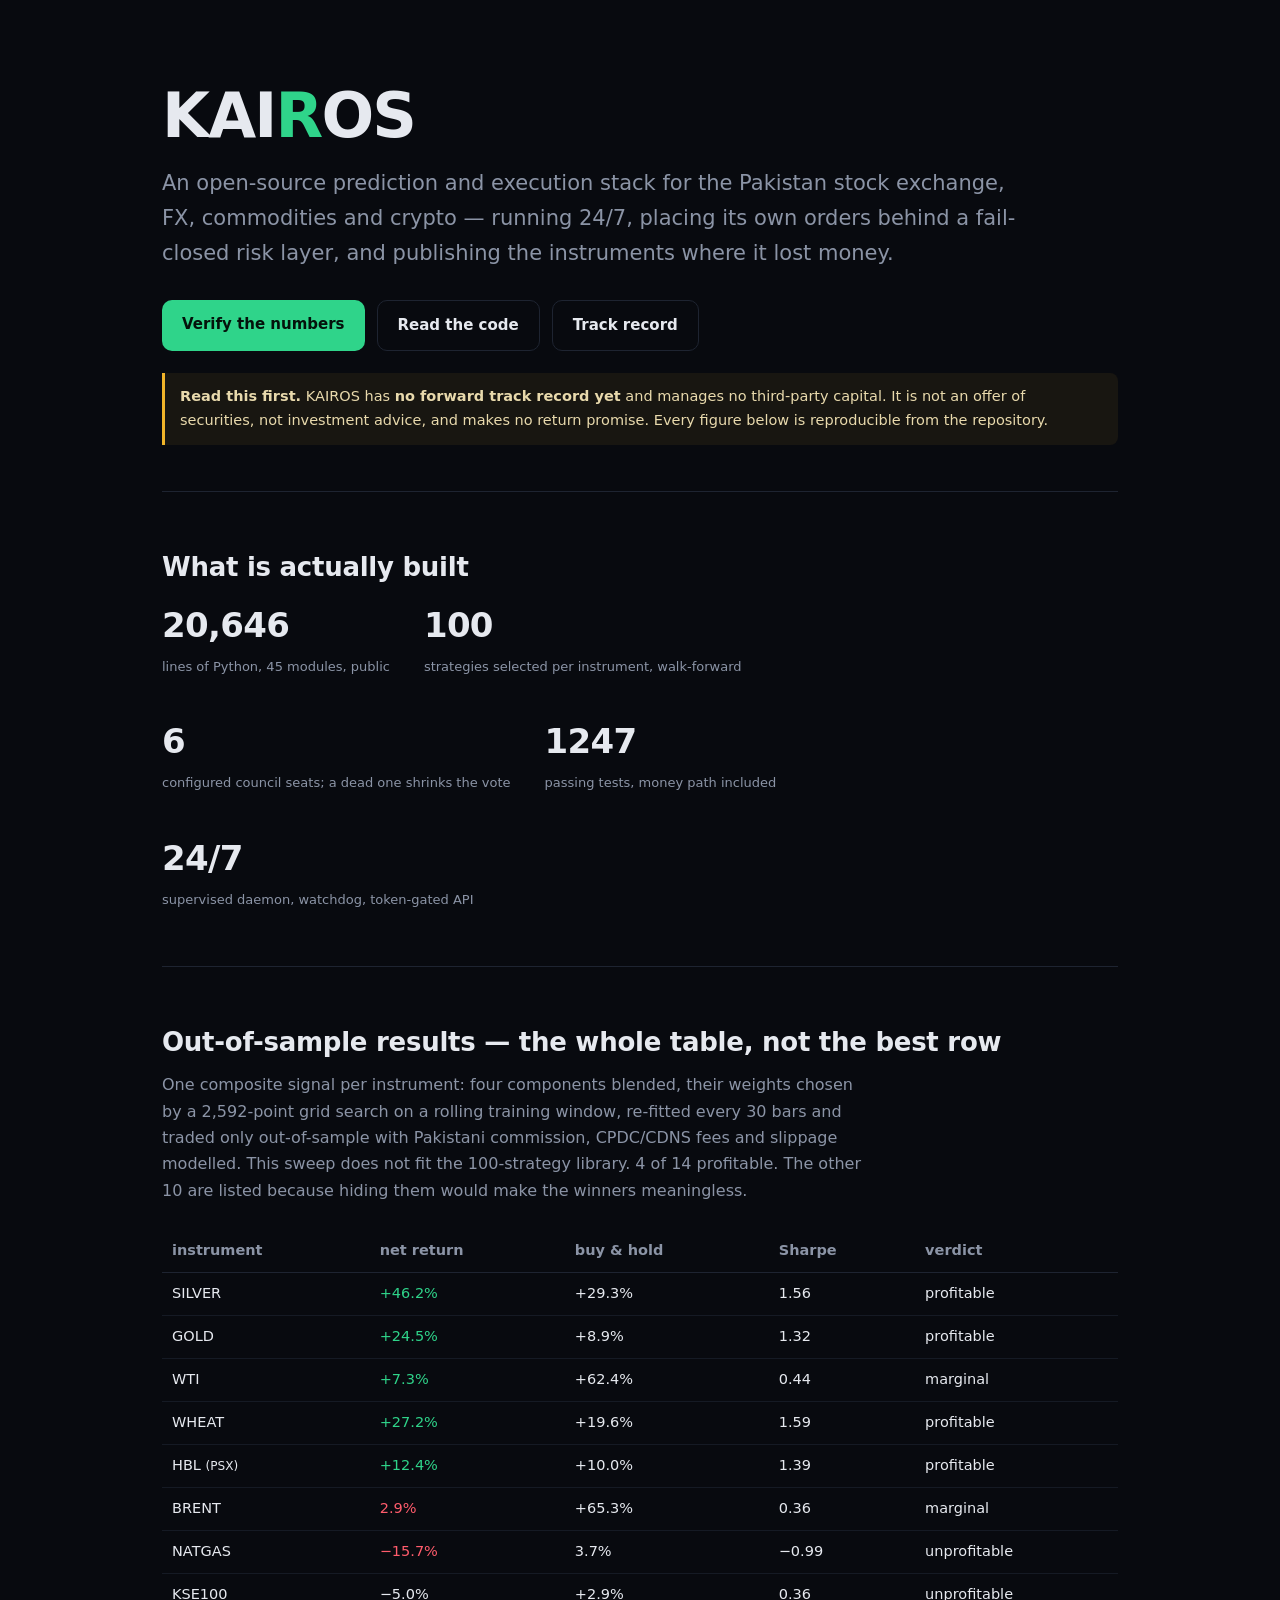
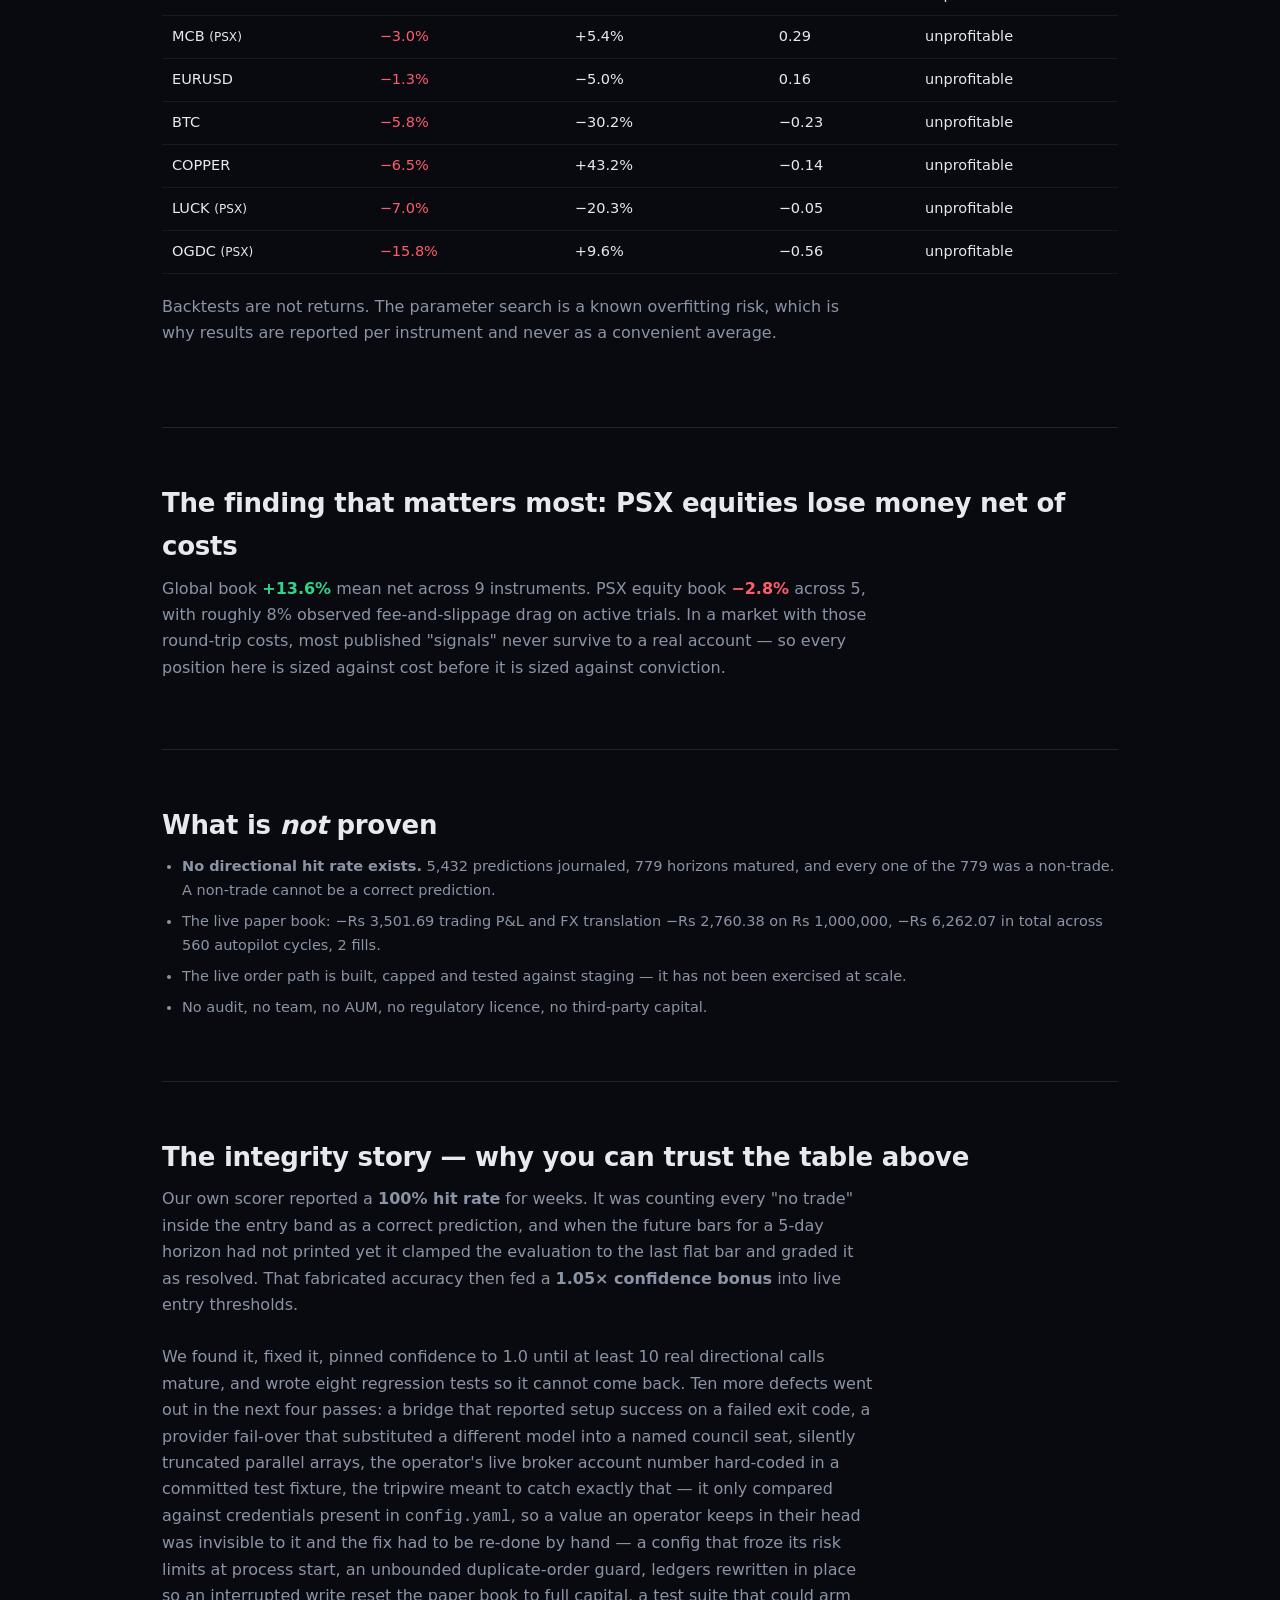
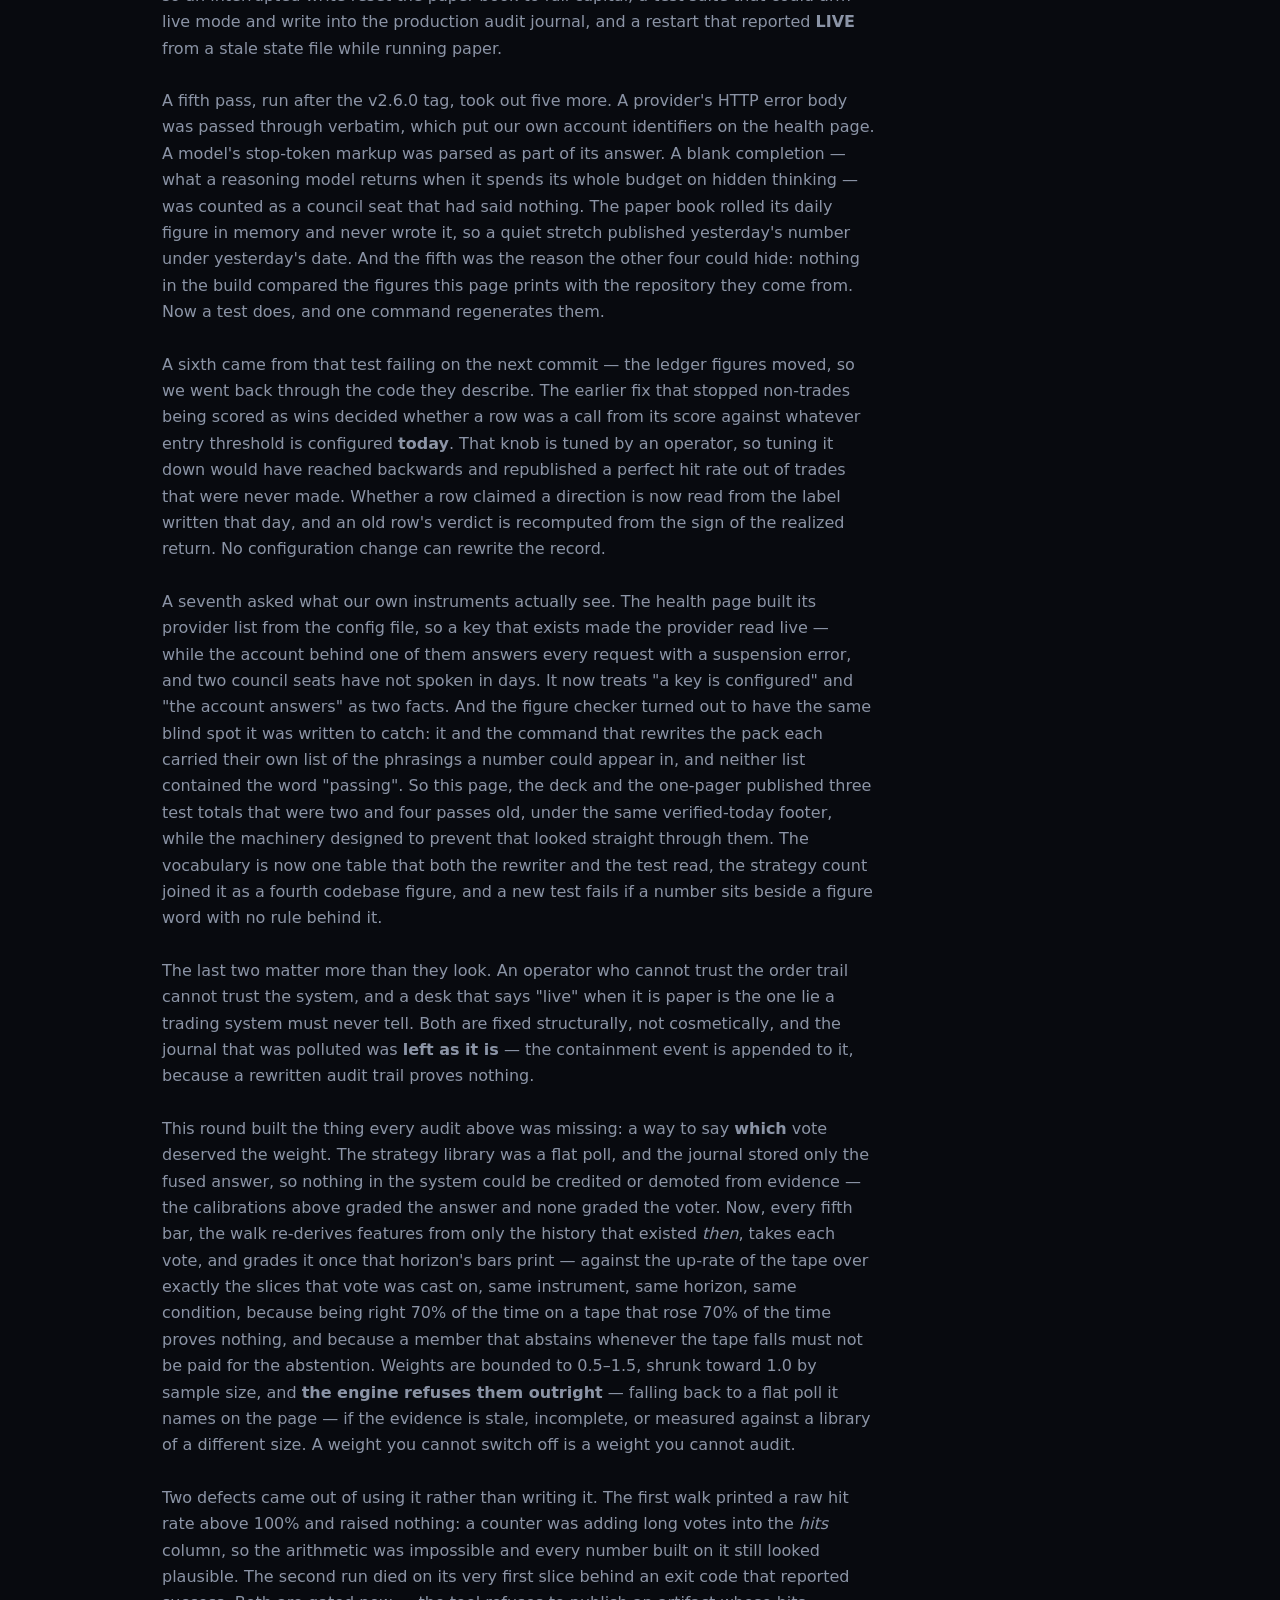
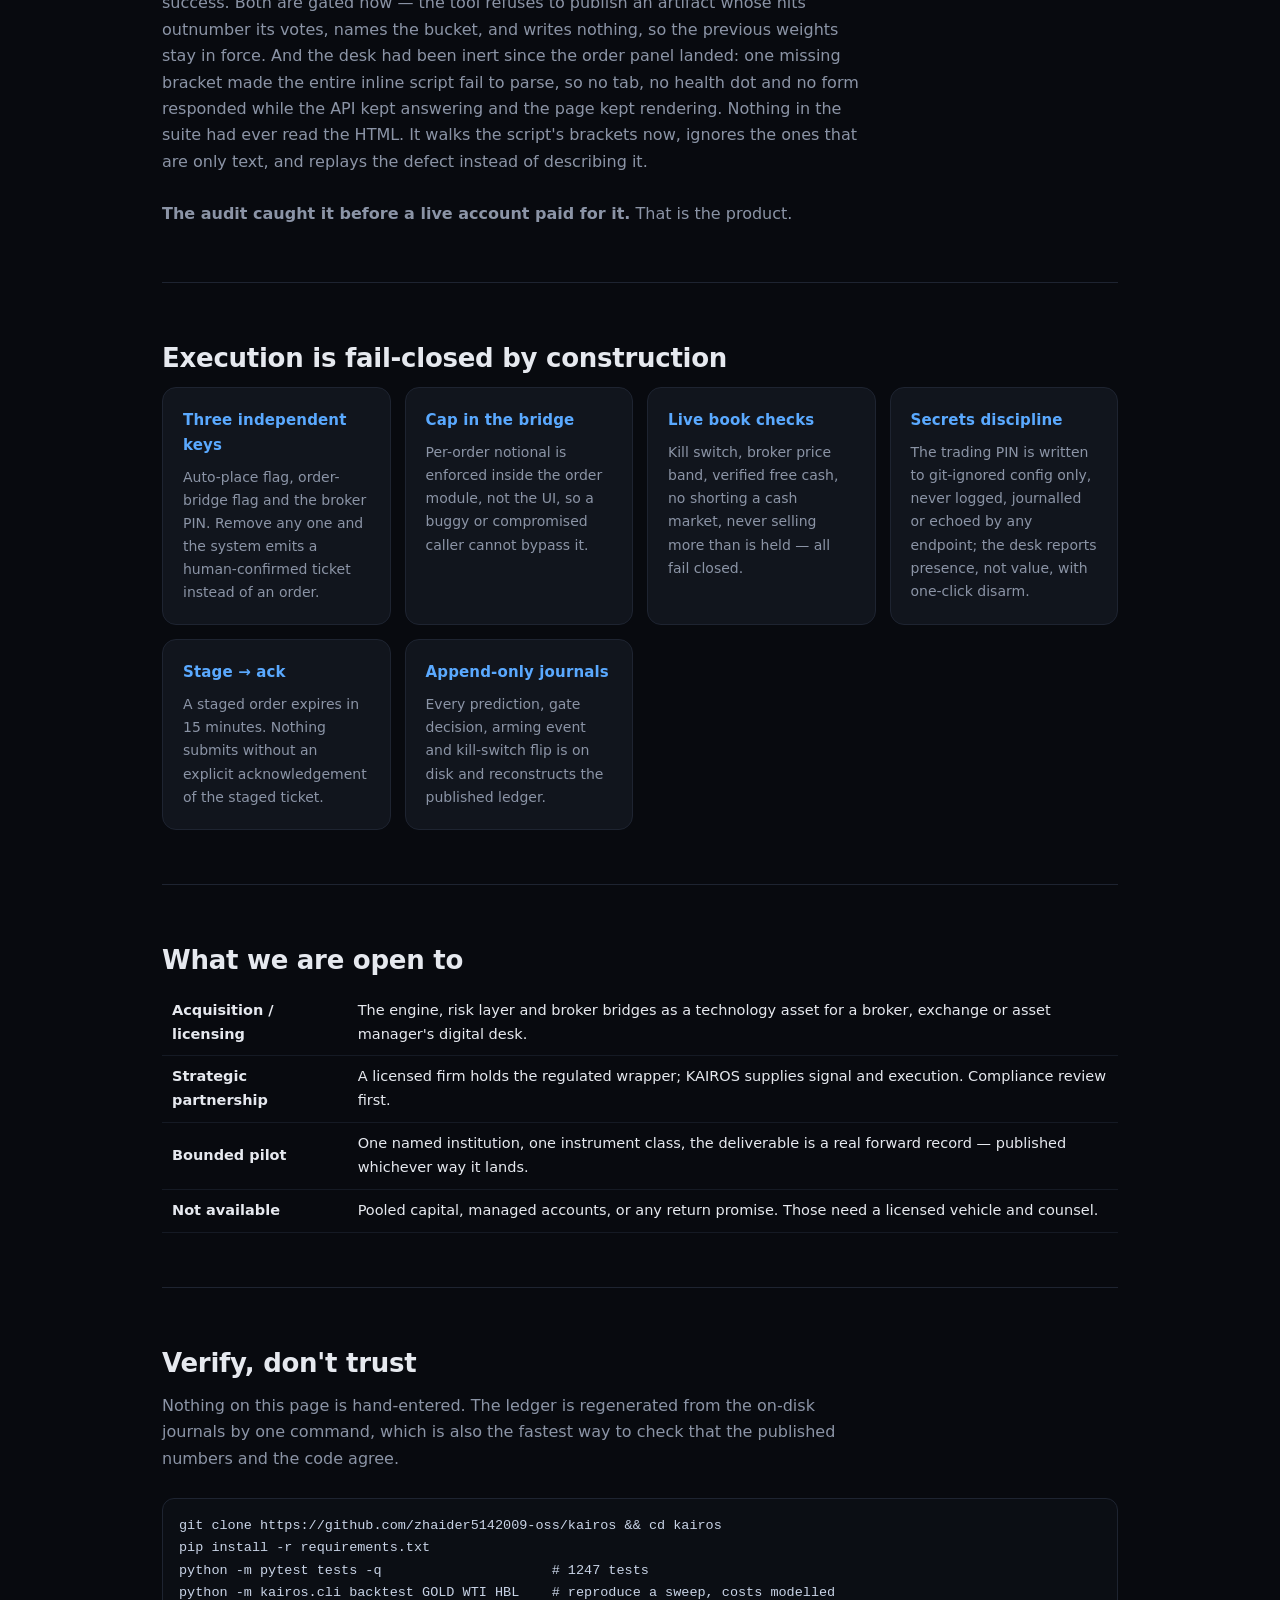
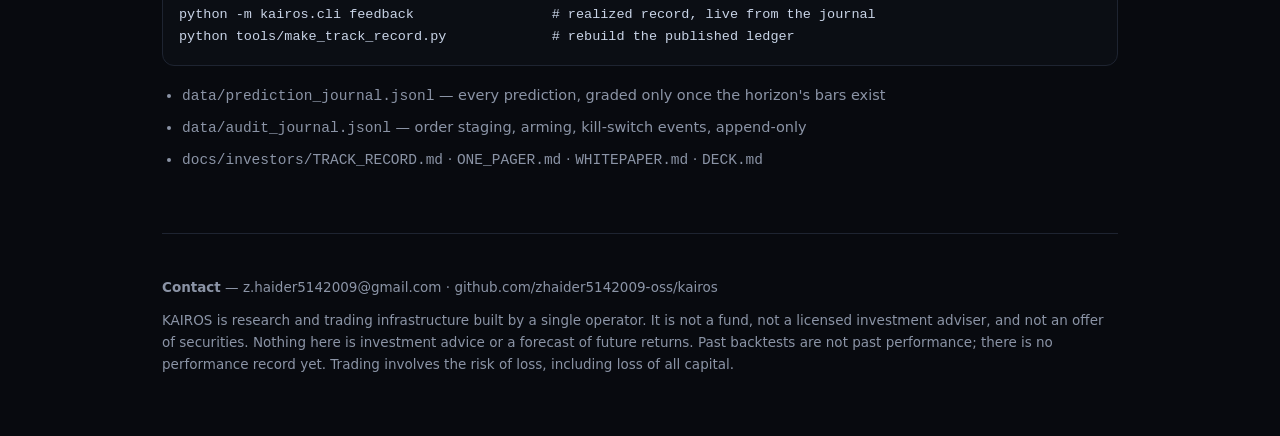
<file: docs/investors/landing.html>
<!DOCTYPE html>
<html lang="en">
<head>
<meta charset="utf-8">
<meta name="viewport" content="width=device-width, initial-scale=1">
<title>KAIROS — autonomous prediction & execution for Pakistan and global markets</title>
<meta name="description" content="Open-source systematic trading stack for PSX, FX, commodities and crypto. Walk-forward validated, fail-closed execution, published losses. No forward track record yet, and no return promised.">
<style>
  :root{--bg:#080a0f;--panel:#11151d;--line:#1e2431;--tx:#e6e9ef;--dim:#8b94a6;
        --grn:#2fd48a;--red:#ff5c6c;--amber:#f0b429;--blue:#5aa9ff}
  *{box-sizing:border-box;margin:0;padding:0}
  body{background:var(--bg);color:var(--tx);
       font:16px/1.65 ui-sans-serif,system-ui,-apple-system,"Segoe UI",Inter,Roboto,sans-serif}
  .wrap{max-width:1000px;margin:0 auto;padding:0 22px}
  header{padding:84px 0 46px;border-bottom:1px solid var(--line)}
  h1{font-size:clamp(38px,7vw,62px);letter-spacing:-.03em;line-height:1.04}
  h1 span{color:var(--grn)}
  .sub{color:var(--dim);font-size:clamp(17px,2.4vw,21px);margin-top:18px;max-width:64ch}
  .cta{margin-top:30px;display:flex;gap:12px;flex-wrap:wrap}
  .btn{padding:12px 20px;border-radius:10px;text-decoration:none;font-weight:600;font-size:15px}
  .btn.a{background:var(--grn);color:#04120b}
  .btn.b{border:1px solid var(--line);color:var(--tx)}
  .warn{margin-top:22px;padding:12px 15px;border-left:3px solid var(--amber);
        background:rgba(240,180,41,.07);color:#e8d9ac;font-size:14.5px;border-radius:0 8px 8px 0}
  section{padding:54px 0;border-bottom:1px solid var(--line)}
  h2{font-size:26px;letter-spacing:-.01em;margin-bottom:8px}
  .lede{color:var(--dim);margin-bottom:26px;max-width:70ch}
  .grid{display:grid;grid-template-columns:repeat(auto-fit,minmax(215px,1fr));gap:14px}
  .card{background:var(--panel);border:1px solid var(--line);border-radius:14px;padding:20px}
  .card h3{font-size:15px;color:var(--blue);margin-bottom:8px;letter-spacing:.01em}
  .card p{font-size:14px;color:var(--dim)}
  table{width:100%;border-collapse:collapse;font-size:14.5px;margin-top:6px}
  th{color:var(--dim);text-align:left;font-weight:600;padding:9px 10px;border-bottom:1px solid var(--line)}
  td{padding:9px 10px;border-bottom:1px solid #151a24}
  .up{color:var(--grn);font-variant-numeric:tabular-nums}
  .dn{color:var(--red);font-variant-numeric:tabular-nums}
  .stat{display:flex;gap:34px;flex-wrap:wrap}
  .stat div{min-width:140px}
  .stat b{display:block;font-size:34px;letter-spacing:-.02em;font-weight:700}
  .stat small{color:var(--dim);font-size:13px}
  code,pre{font-family:ui-monospace,SFMono-Regular,Menlo,Consolas,monospace}
  pre{background:#0b0e14;border:1px solid var(--line);border-radius:12px;padding:16px;
      overflow-x:auto;font-size:13.5px;color:#c8d3e6;margin-top:16px}
  ul{padding-left:20px;color:var(--dim);font-size:14.5px}
  li{margin:7px 0}
  footer{padding:42px 0 64px;color:var(--dim);font-size:13.5px}
  a{color:var(--blue)}
</style>
</head>
<body>
<div class="wrap">

<header>
  <h1>KAI<span>R</span>OS</h1>
  <p class="sub">An open-source prediction and execution stack for the Pakistan stock
  exchange, FX, commodities and crypto — running 24/7, placing its own orders behind a
  fail-closed risk layer, and publishing the instruments where it lost money.</p>
  <div class="cta">
    <a class="btn a" href="#verify">Verify the numbers</a>
    <a class="btn b" href="https://github.com/zhaider5142009-oss/kairos">Read the code</a>
    <a class="btn b" href="#record">Track record</a>
  </div>
  <p class="warn"><b>Read this first.</b> KAIROS has <b>no forward track record yet</b> and
  manages no third-party capital. It is not an offer of securities, not investment advice,
  and makes no return promise. Every figure below is reproducible from the repository.</p>
</header>

<section>
  <h2>What is actually built</h2>
  <div class="stat">
    <div><b>20,646</b><small>lines of Python, 45 modules, public</small></div>
    <div><b>100</b><small>strategies selected per instrument, walk-forward</small></div>
    <div><b>6</b><small>configured council seats; a dead one shrinks the vote</small></div>
    <div><b>1247</b><small>passing tests, money path included</small></div>
    <div><b>24/7</b><small>supervised daemon, watchdog, token-gated API</small></div>
  </div>
</section>

<section id="record">
  <h2>Out-of-sample results — the whole table, not the best row</h2>
  <p class="lede">One composite signal per instrument: four components blended, their weights
  chosen by a 2,592-point grid search on a rolling training window, re-fitted every 30 bars
  and traded only out-of-sample with Pakistani commission, CPDC/CDNS fees and slippage
  modelled. This sweep does not fit the 100-strategy library. 4 of 14 profitable. The other 10 are listed because hiding them would
  make the winners meaningless.</p>
  <table>
    <thead><tr><th>instrument</th><th>net return</th><th>buy &amp; hold</th><th>Sharpe</th><th>verdict</th></tr></thead>
    <tbody>
      <tr><td>SILVER</td><td class="up">+46.2%</td><td>+29.3%</td><td>1.56</td><td>profitable</td></tr>
      <tr><td>GOLD</td><td class="up">+24.5%</td><td>+8.9%</td><td>1.32</td><td>profitable</td></tr>
      <tr><td>WTI</td><td class="up">+7.3%</td><td>+62.4%</td><td>0.44</td><td>marginal</td></tr>
      <tr><td>WHEAT</td><td class="up">+27.2%</td><td>+19.6%</td><td>1.59</td><td>profitable</td></tr>
      <tr><td>HBL <small>(PSX)</small></td><td class="up">+12.4%</td><td>+10.0%</td><td>1.39</td><td>profitable</td></tr>
      <tr><td>BRENT</td><td class="dn">2.9%</td><td>+65.3%</td><td>0.36</td><td>marginal</td></tr>
      <tr><td>NATGAS</td><td class="dn">−15.7%</td><td>3.7%</td><td>−0.99</td><td>unprofitable</td></tr>
      <tr><td>KSE100</td><td>−5.0%</td><td>+2.9%</td><td>0.36</td><td>unprofitable</td></tr>
      <tr><td>MCB <small>(PSX)</small></td><td class="dn">−3.0%</td><td>+5.4%</td><td>0.29</td><td>unprofitable</td></tr>
      <tr><td>EURUSD</td><td class="dn">−1.3%</td><td>−5.0%</td><td>0.16</td><td>unprofitable</td></tr>
      <tr><td>BTC</td><td class="dn">−5.8%</td><td>−30.2%</td><td>−0.23</td><td>unprofitable</td></tr>
      <tr><td>COPPER</td><td class="dn">−6.5%</td><td>+43.2%</td><td>−0.14</td><td>unprofitable</td></tr>
      <tr><td>LUCK <small>(PSX)</small></td><td class="dn">−7.0%</td><td>−20.3%</td><td>−0.05</td><td>unprofitable</td></tr>
      <tr><td>OGDC <small>(PSX)</small></td><td class="dn">−15.8%</td><td>+9.6%</td><td>−0.56</td><td>unprofitable</td></tr>
    </tbody>
  </table>
  <p class="lede" style="margin-top:20px">Backtests are not returns. The parameter search is
  a known overfitting risk, which is why results are reported per instrument and never as a
  convenient average.</p>
</section>

<section>
  <h2>The finding that matters most: PSX equities lose money net of costs</h2>
  <p class="lede" style="margin-bottom:14px">Global book <b class="up">+13.6%</b> mean net
  across 9 instruments. PSX equity book <b class="dn">−2.8%</b> across 5, with roughly 8%
  observed fee-and-slippage drag on active trials. In a market with those round-trip costs,
  most published "signals" never survive to a real account — so every position here is sized
  against cost before it is sized against conviction.</p>
</section>

<section>
  <h2>What is <em>not</em> proven</h2>
  <ul>
    <li><b>No directional hit rate exists.</b> 5,432 predictions journaled, 779 horizons
      matured, and every one of the 779 was a non-trade. A non-trade cannot be a correct
      prediction.</li>
    <li>The live paper book: −Rs 3,501.69 trading P&amp;L and FX translation −Rs 2,760.38
      on Rs 1,000,000, −Rs 6,262.07 in total across 560 autopilot cycles, 2 fills.</li>
    <li>The live order path is built, capped and tested against staging — it has not been
      exercised at scale.</li>
    <li>No audit, no team, no AUM, no regulatory licence, no third-party capital.</li>
  </ul>
</section>

<section>
  <h2>The integrity story — why you can trust the table above</h2>
  <p class="lede">Our own scorer reported a <b>100% hit rate</b> for weeks. It was counting
  every "no trade" inside the entry band as a correct prediction, and when the future bars
  for a 5-day horizon had not printed yet it clamped the evaluation to the last flat bar and
  graded it as resolved. That fabricated accuracy then fed a <b>1.05× confidence bonus</b>
  into live entry thresholds.</p>
  <p class="lede">We found it, fixed it, pinned confidence to 1.0 until at least 10 real
  directional calls mature, and wrote eight regression tests so it cannot come back. Ten
  more defects went out in the next four passes: a bridge that reported setup success on a
  failed exit code, a provider fail-over that substituted a different model into a named
  council seat, silently truncated parallel arrays, the operator's live broker account number
  hard-coded in a committed test fixture, the tripwire meant to catch exactly that — it only
  compared against credentials present in <code>config.yaml</code>, so a value an operator
  keeps in their head was invisible to it and the fix had to be re-done by hand — a config
  that froze its risk limits at process
  start, an unbounded duplicate-order guard, ledgers rewritten in place so an interrupted
  write reset the paper book to full capital, a test suite that could arm live mode and write
  into the production audit journal, and a restart that reported <b>LIVE</b> from a stale
  state file while running paper.</p>
  <p class="lede">A fifth pass, run after the v2.6.0 tag, took out five more. A provider's
  HTTP error body was passed through verbatim, which put our own account identifiers on the
  health page. A model's stop-token markup was parsed as part of its answer. A blank
  completion — what a reasoning model returns when it spends its whole budget on hidden
  thinking — was counted as a council seat that had said nothing. The paper book rolled its
  daily figure in memory and never wrote it, so a quiet stretch published yesterday's number
  under yesterday's date. And the fifth was the reason the other four could hide: nothing in
  the build compared the figures this page prints with the repository they come from. Now a
  test does, and one command regenerates them.</p>
  <p class="lede">A sixth came from that test failing on the next commit — the ledger figures
  moved, so we went back through the code they describe. The earlier fix that stopped
  non-trades being scored as wins decided whether a row was a call from its score against
  whatever entry threshold is configured <b>today</b>. That knob is tuned by an operator, so
  tuning it down would have reached backwards and republished a perfect hit rate out of trades
  that were never made. Whether a row claimed a direction is now read from the label written
  that day, and an old row's verdict is recomputed from the sign of the realized return. No
  configuration change can rewrite the record.</p>
  <p class="lede">A seventh asked what our own instruments actually see. The health page built
  its provider list from the config file, so a key that exists made the provider read live —
  while the account behind one of them answers every request with a suspension error, and two
  council seats have not spoken in days. It now treats "a key is configured" and "the account
  answers" as two facts. And the figure checker turned out to have the same blind spot it was
  written to catch: it and the command that rewrites the pack each carried their own list of the
  phrasings a number could appear in, and neither list contained the word "passing". So this
  page,
  the deck and the one-pager published three test totals that were two and four passes old,
  under the same verified-today footer, while the machinery designed to prevent that looked
  straight through them. The vocabulary is now one table that both the rewriter and the test
  read, the strategy count joined it as a fourth codebase figure, and a new test fails if a
  number sits beside a figure word with no rule behind it.</p>
  <p class="lede">The last two matter more than they look. An operator who cannot trust the
  order trail cannot trust the system, and a desk that says "live" when it is paper is the
  one lie a trading system must never tell. Both are fixed structurally, not cosmetically,
  and the journal that was polluted was <b>left as it is</b> — the containment event is
  appended to it, because a rewritten audit trail proves nothing.</p>
  <p class="lede">This round built the thing every audit above was missing: a way to say
  <b>which</b> vote deserved the weight. The strategy library was a flat poll, and the journal
  stored only the fused answer, so nothing in the system could be credited or demoted from
  evidence — the calibrations above graded the answer and none graded the voter. Now, every
  fifth bar, the walk re-derives features from only the history that existed <i>then</i>, takes
  each vote, and grades it once that horizon's bars print — against the up-rate of the tape over
  exactly the slices that vote was cast on, same instrument, same horizon, same condition,
  because being right 70% of the time on a tape that rose 70% of the time proves nothing, and
  because a member that abstains whenever the tape falls must not be paid for the abstention.
  Weights are bounded to 0.5–1.5, shrunk toward 1.0 by sample size, and <b>the engine refuses
  them outright</b> — falling back to a flat poll it names on the page — if the evidence is
  stale, incomplete, or measured against a library of a different size. A weight you cannot
  switch off is a weight you cannot audit.</p>
  <p class="lede">Two defects came out of using it rather than writing it. The first walk
  printed a raw hit rate above 100% and raised nothing: a counter was adding long votes into the
  <i>hits</i> column, so the arithmetic was impossible and every number built on it still looked
  plausible. The second run died on its very first slice behind an exit code that reported
  success. Both are gated now — the tool refuses to publish an artifact whose hits outnumber its
  votes, names the bucket, and writes nothing, so the previous weights stay in force. And the
  desk had been inert since the order panel landed: one missing bracket made the entire inline
  script fail to parse, so no tab, no health dot and no form responded while the API kept
  answering and the page kept rendering. Nothing in the suite had ever read the HTML. It walks
  the script's brackets now, ignores the ones that are only text, and replays the defect instead
  of describing it.</p>
  <p class="lede" style="margin-bottom:0"><b>The audit caught it before a live account paid
  for it.</b> That is the product.</p>
</section>

<section>
  <h2>Execution is fail-closed by construction</h2>
  <div class="grid">
    <div class="card"><h3>Three independent keys</h3><p>Auto-place flag, order-bridge flag and the broker PIN. Remove any one and the system emits a human-confirmed ticket instead of an order.</p></div>
    <div class="card"><h3>Cap in the bridge</h3><p>Per-order notional is enforced inside the order module, not the UI, so a buggy or compromised caller cannot bypass it.</p></div>
    <div class="card"><h3>Live book checks</h3><p>Kill switch, broker price band, verified free cash, no shorting a cash market, never selling more than is held — all fail closed.</p></div>
    <div class="card"><h3>Secrets discipline</h3><p>The trading PIN is written to git-ignored config only, never logged, journalled or echoed by any endpoint; the desk reports presence, not value, with one-click disarm.</p></div>
    <div class="card"><h3>Stage → ack</h3><p>A staged order expires in 15 minutes. Nothing submits without an explicit acknowledgement of the staged ticket.</p></div>
    <div class="card"><h3>Append-only journals</h3><p>Every prediction, gate decision, arming event and kill-switch flip is on disk and reconstructs the published ledger.</p></div>
  </div>
</section>

<section>
  <h2>What we are open to</h2>
  <table>
    <tbody>
      <tr><td><b>Acquisition / licensing</b></td><td>The engine, risk layer and broker bridges as a technology asset for a broker, exchange or asset manager's digital desk.</td></tr>
      <tr><td><b>Strategic partnership</b></td><td>A licensed firm holds the regulated wrapper; KAIROS supplies signal and execution. Compliance review first.</td></tr>
      <tr><td><b>Bounded pilot</b></td><td>One named institution, one instrument class, the deliverable is a real forward record — published whichever way it lands.</td></tr>
      <tr><td><b>Not available</b></td><td>Pooled capital, managed accounts, or any return promise. Those need a licensed vehicle and counsel.</td></tr>
    </tbody>
  </table>
</section>

<section id="verify">
  <h2>Verify, don't trust</h2>
  <p class="lede">Nothing on this page is hand-entered. The ledger is regenerated from the
  on-disk journals by one command, which is also the fastest way to check that the published
  numbers and the code agree.</p>
  <pre>git clone https://github.com/zhaider5142009-oss/kairos &amp;&amp; cd kairos
pip install -r requirements.txt
python -m pytest tests -q                     # 1247 tests
python -m kairos.cli backtest GOLD WTI HBL    # reproduce a sweep, costs modelled
python -m kairos.cli feedback                 # realized record, live from the journal
python tools/make_track_record.py             # rebuild the published ledger</pre>
  <ul style="margin-top:18px">
    <li><code>data/prediction_journal.jsonl</code> — every prediction, graded only once the
      horizon's bars exist</li>
    <li><code>data/audit_journal.jsonl</code> — order staging, arming, kill-switch events,
      append-only</li>
    <li><code>docs/investors/TRACK_RECORD.md</code> · <code>ONE_PAGER.md</code> ·
      <code>WHITEPAPER.md</code> · <code>DECK.md</code></li>
  </ul>
</section>

<footer>
  <p><b>Contact</b> — z.haider5142009@gmail.com · github.com/zhaider5142009-oss/kairos</p>
  <p style="margin-top:10px">KAIROS is research and trading infrastructure built by a single
  operator. It is not a fund, not a licensed investment adviser, and not an offer of
  securities. Nothing here is investment advice or a forecast of future returns. Past
  backtests are not past performance; there is no performance record yet. Trading involves
  the risk of loss, including loss of all capital.</p>
</footer>

</div>
</body>
</html>
</file>
